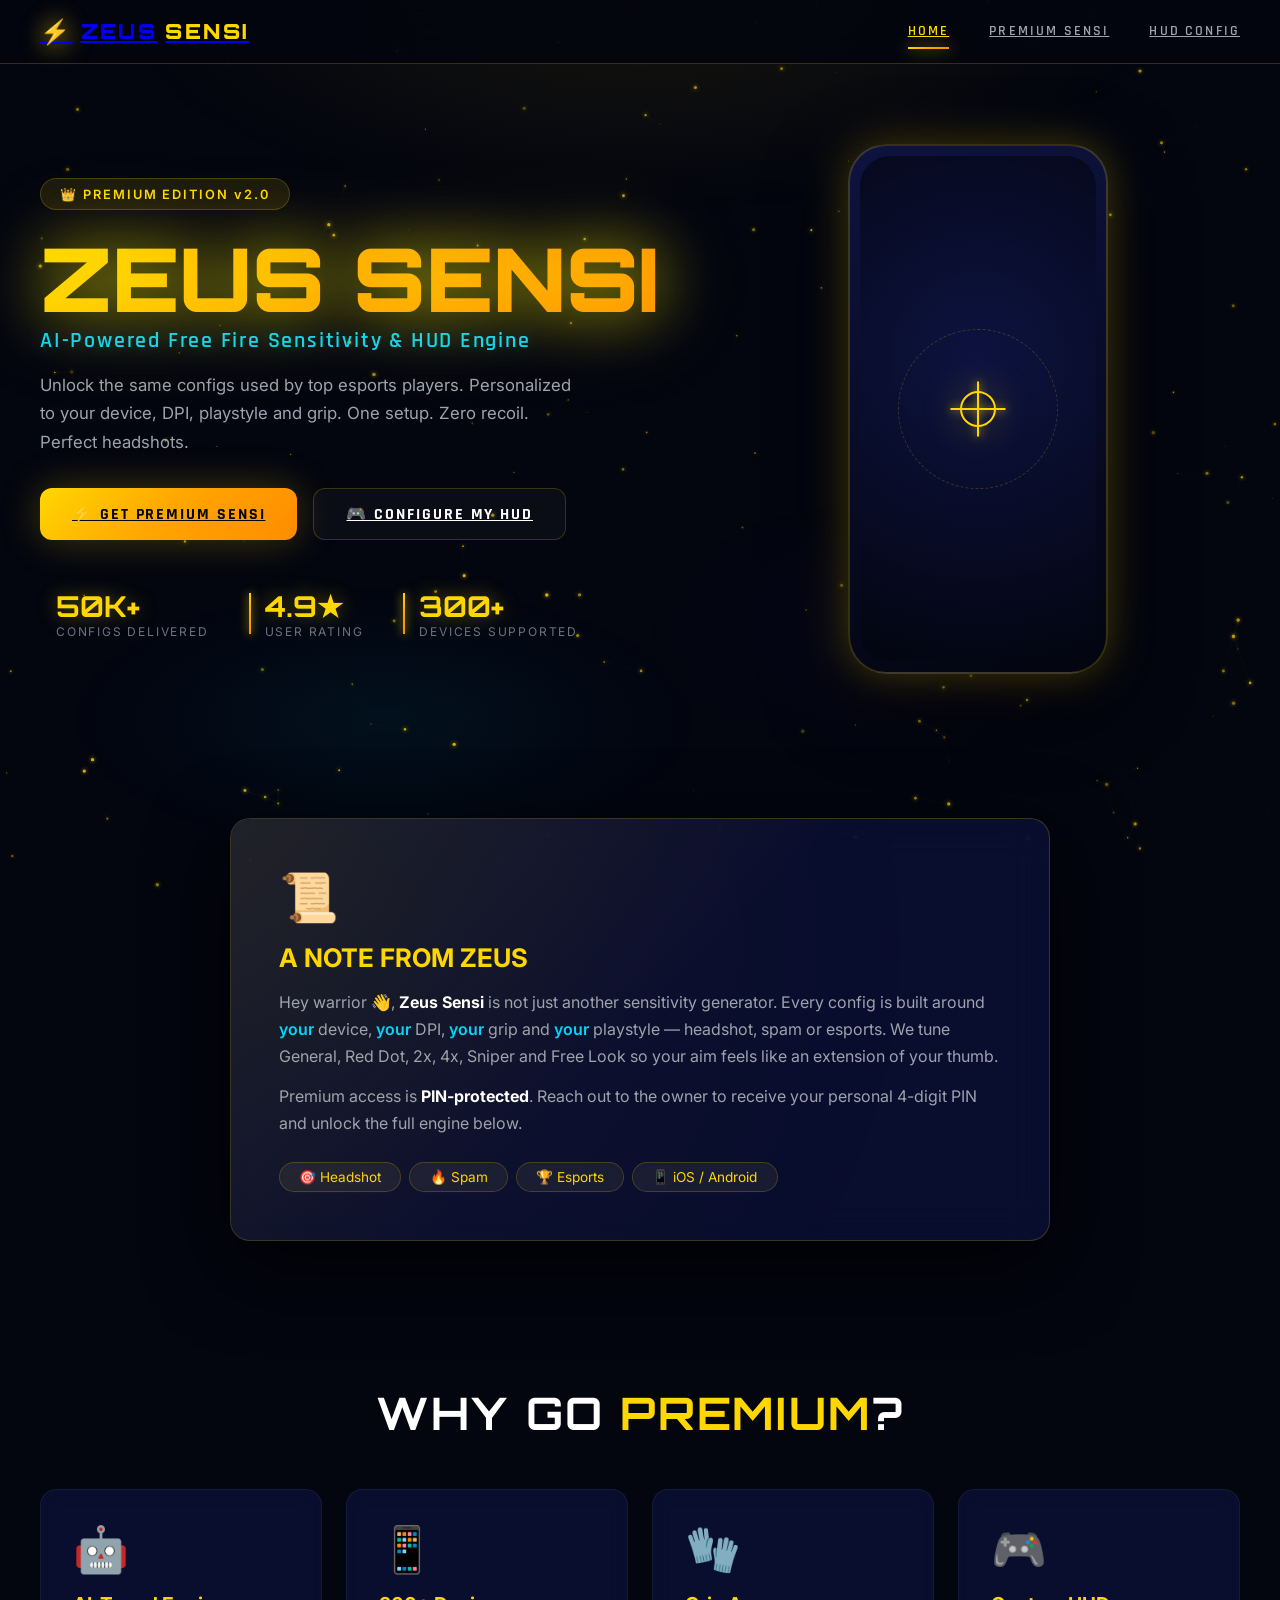
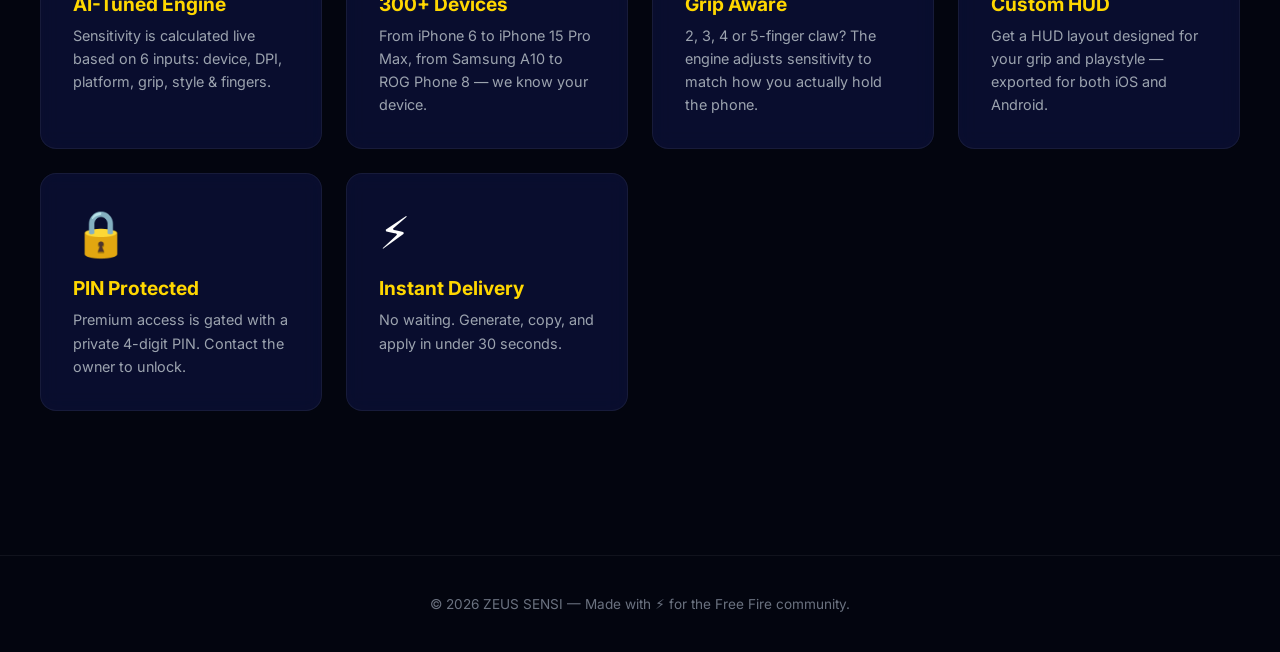
<file: index.html>
<!DOCTYPE html>
<html lang="en">
<head>
  <meta charset="UTF-8" />
  <meta name="viewport" content="width=device-width, initial-scale=1.0" />
  <title>ZEUS SENSI — Premium Free Fire Configs</title>
  <link rel="stylesheet" href="style.css" />
  <link rel="preconnect" href="https://fonts.googleapis.com">
  <link rel="preconnect" href="https://fonts.gstatic.com" crossorigin>
  <link href="https://fonts.googleapis.com/css2?family=Orbitron:wght@500;700;900&family=Rajdhani:wght@400;600;700&family=Inter:wght@300;400;500;600;700&display=swap" rel="stylesheet">
</head>
<body>
  <canvas id="particles"></canvas>

  <!-- NAV -->
  <nav class="nav">
    <a href="index.html" class="nav-logo">
      <span class="bolt">⚡</span> ZEUS<span>SENSI</span>
    </a>
    <div class="nav-links">
      <a href="index.html" class="active">Home</a>
      <a href="premium.html">Premium Sensi</a>
      <a href="hud.html">HUD Config</a>
    </div>
  </nav>

  <!-- HERO -->
  <section class="hero">
    <div class="hero-content">
      <div class="badge">👑 PREMIUM EDITION v2.0</div>
      <h1 class="zeus-title">ZEUS SENSI</h1>
      <p class="hero-sub">AI-Powered Free Fire Sensitivity & HUD Engine</p>
      <p class="hero-desc">
        Unlock the same configs used by top esports players. 
        Personalized to your device, DPI, playstyle and grip. 
        One setup. Zero recoil. Perfect headshots.
      </p>
      <div class="hero-cta">
        <a href="premium.html" class="btn btn-gold">⚡ GET PREMIUM SENSI</a>
        <a href="hud.html" class="btn btn-ghost">🎮 CONFIGURE MY HUD</a>
      </div>
      <div class="hero-stats">
        <div class="stat"><strong>50K+</strong><span>Configs Delivered</span></div>
        <div class="stat"><strong>4.9★</strong><span>User Rating</span></div>
        <div class="stat"><strong>300+</strong><span>Devices Supported</span></div>
      </div>
    </div>
    <div class="hero-visual">
      <div class="phone-frame">
        <div class="phone-screen">
          <div class="crosshair"></div>
          <div class="scope-ring"></div>
        </div>
      </div>
    </div>
  </section>

  <!-- NOTE -->
  <section class="note-section">
    <div class="note-card">
      <div class="note-icon">📜</div>
      <h2>A NOTE FROM ZEUS</h2>
      <p>
        Hey warrior 👋, <strong>Zeus Sensi</strong> is not just another sensitivity generator. 
        Every config is built around <em>your</em> device, <em>your</em> DPI, <em>your</em> grip and <em>your</em> playstyle — 
        headshot, spam or esports. We tune General, Red Dot, 2x, 4x, Sniper and Free Look 
        so your aim feels like an extension of your thumb.
      </p>
      <p>
        Premium access is <strong>PIN-protected</strong>. Reach out to the owner to receive your personal 4-digit PIN 
        and unlock the full engine below.
      </p>
      <div class="note-tags">
        <span>🎯 Headshot</span>
        <span>🔥 Spam</span>
        <span>🏆 Esports</span>
        <span>📱 iOS / Android</span>
      </div>
    </div>
  </section>

  <!-- FEATURES -->
  <section class="features">
    <h2 class="section-title">WHY GO <span class="gold">PREMIUM</span>?</h2>
    <div class="feature-grid">
      <div class="feature-card">
        <div class="feature-icon">🤖</div>
        <h3>AI-Tuned Engine</h3>
        <p>Sensitivity is calculated live based on 6 inputs: device, DPI, platform, grip, style & fingers.</p>
      </div>
      <div class="feature-card">
        <div class="feature-icon">📱</div>
        <h3>300+ Devices</h3>
        <p>From iPhone 6 to iPhone 15 Pro Max, from Samsung A10 to ROG Phone 8 — we know your device.</p>
      </div>
      <div class="feature-card">
        <div class="feature-icon">🧤</div>
        <h3>Grip Aware</h3>
        <p>2, 3, 4 or 5-finger claw? The engine adjusts sensitivity to match how you actually hold the phone.</p>
      </div>
      <div class="feature-card">
        <div class="feature-icon">🎮</div>
        <h3>Custom HUD</h3>
        <p>Get a HUD layout designed for your grip and playstyle — exported for both iOS and Android.</p>
      </div>
      <div class="feature-card">
        <div class="feature-icon">🔒</div>
        <h3>PIN Protected</h3>
        <p>Premium access is gated with a private 4-digit PIN. Contact the owner to unlock.</p>
      </div>
      <div class="feature-card">
        <div class="feature-icon">⚡</div>
        <h3>Instant Delivery</h3>
        <p>No waiting. Generate, copy, and apply in under 30 seconds.</p>
      </div>
    </div>
  </section>

  <footer class="footer">
    <p>© 2026 ZEUS SENSI — Made with ⚡ for the Free Fire community.</p>
  </footer>

  <script src="script.js"></script>
</body>
</html>
</file>
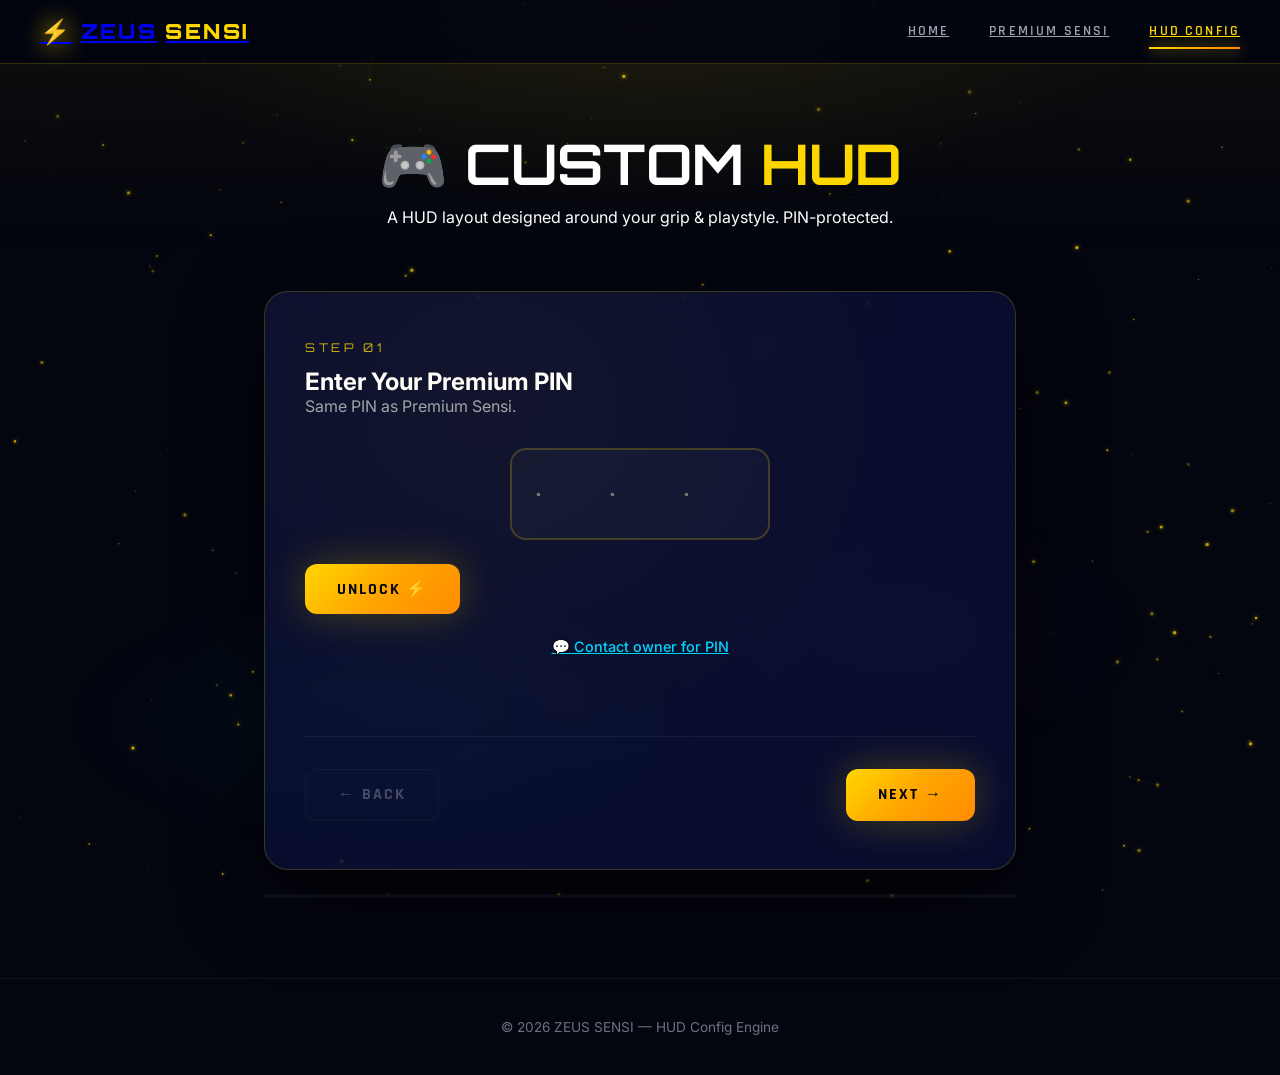
<file: hud.html>
<!DOCTYPE html>
<html lang="en">
<head>
  <meta charset="UTF-8" />
  <meta name="viewport" content="width=device-width, initial-scale=1.0" />
  <title>HUD Config — ZEUS SENSI</title>
  <link rel="stylesheet" href="style.css" />
  <link href="https://fonts.googleapis.com/css2?family=Orbitron:wght@500;700;900&family=Rajdhani:wght@400;600;700&family=Inter:wght@300;400;500;600;700&display=swap" rel="stylesheet">
</head>
<body>
  <canvas id="particles"></canvas>

  <nav class="nav">
    <a href="index.html" class="nav-logo">
      <span class="bolt">⚡</span> ZEUS<span>SENSI</span>
    </a>
    <div class="nav-links">
      <a href="index.html">Home</a>
      <a href="premium.html">Premium Sensi</a>
      <a href="hud.html" class="active">HUD Config</a>
    </div>
  </nav>

  <section class="page-strip">
    <h1 class="strip-title">🎮 CUSTOM <span class="gold">HUD</span></h1>
    <p>A HUD layout designed around your grip & playstyle. PIN-protected.</p>
  </section>

  <section class="wizard-wrap">
    <div class="wizard" id="hudWizard">

      <!-- STEP 1: PIN -->
      <div class="wiz-step active" data-step="1">
        <div class="step-num">STEP 01</div>
        <h2>Enter Your Premium PIN</h2>
        <p class="step-desc">Same PIN as Premium Sensi.</p>
        <div class="pin-box">
          <input type="password" maxlength="4" id="hudPin" placeholder="• • • •" inputmode="numeric" />
        </div>
        <button class="btn btn-gold" onclick="checkHudPin()">UNLOCK ⚡</button>
        <a class="contact-owner" href="#" target="_blank" rel="noopener">💬 Contact owner for PIN</a>
        <p class="err" id="hudPinErr"></p>
      </div>

      <!-- STEP 2: PLATFORM -->
      <div class="wiz-step" data-step="2">
        <div class="step-num">STEP 02</div>
        <h2>Select Platform</h2>
        <p class="step-desc">HUD button sizes differ between iOS and Android.</p>
        <div class="choice-grid two">
          <div class="choice" onclick="pickHudPlatform('ios')"><div class="choice-icon">🍎</div><h3>iOS</h3></div>
          <div class="choice" onclick="pickHudPlatform('android')"><div class="choice-icon">🤖</div><h3>Android</h3></div>
        </div>
      </div>

      <!-- STEP 3: STYLE -->
      <div class="wiz-step" data-step="3">
        <div class="step-num">STEP 03</div>
        <h2>Playstyle</h2>
        <p class="step-desc">HUD layout changes with the role you play.</p>
        <div class="choice-grid three">
          <div class="choice" onclick="pickHudStyle('headshot')"><div class="choice-icon">🎯</div><h3>Headshot</h3><p>Fire button high</p></div>
          <div class="choice" onclick="pickHudStyle('spam')"><div class="choice-icon">🔥</div><h3>Spam</h3><p>Big fire, quick switch</p></div>
          <div class="choice" onclick="pickHudStyle('esports')"><div class="choice-icon">🏆</div><h3>Esports</h3><p>Balanced pro HUD</p></div>
        </div>
      </div>

      <!-- STEP 4: FINGERS -->
      <div class="wiz-step" data-step="4">
        <div class="step-num">STEP 04</div>
        <h2>Grip / Fingers</h2>
        <p class="step-desc">We map the right number of action buttons.</p>
        <div class="choice-grid four">
          <div class="choice" onclick="pickHudFingers('2')"><div class="choice-icon">✌️</div><h3>2</h3></div>
          <div class="choice" onclick="pickHudFingers('3')"><div class="choice-icon">🤟</div><h3>3</h3></div>
          <div class="choice" onclick="pickHudFingers('4')"><div class="choice-icon">🖐️</div><h3>4</h3></div>
          <div class="choice" onclick="pickHudFingers('5')"><div class="choice-icon">⚡</div><h3>5</h3></div>
        </div>
      </div>

      <!-- STEP 5: RESULT -->
      <div class="wiz-step" data-step="5">
        <div class="step-num">YOUR HUD</div>
        <h2>⚡ Custom HUD Layout</h2>
        <p class="step-desc" id="hudSummary"></p>
        <div class="hud-preview">
          <div class="hud-phone">
            <div class="hud-screen" id="hudScreen"></div>
          </div>
        </div>
        <div class="hud-actions">
          <h3>Button Map</h3>
          <ul class="hud-map" id="hudMap"></ul>
        </div>
        <div class="result-cta">
          <button class="btn btn-gold" id="hudCopyBtn">📋 COPY HUD</button>
          <button class="btn btn-ghost" id="hudRestartBtn">🔄 NEW SETUP</button>
        </div>
      </div>

      <div class="wizard-nav">
        <button class="btn btn-ghost wiz-back">← Back</button>
        <button class="btn btn-gold wiz-next">Next →</button>
      </div>
    </div>

    <div class="progress">
      <div class="wiz-bar" style="width:0%"></div>
    </div>
  </section>

  <footer class="footer">
    <p>© 2026 ZEUS SENSI — HUD Config Engine</p>
  </footer>

  <script src="script.js"></script>
  <script>
    const hudState = { platform: null, style: null, fingers: null, pinOk: false };
    let hudWiz = null;

    document.addEventListener('DOMContentLoaded', () => {
      hudWiz = initWizard('hudWizard', 5, (cur, advance) => {
        if (cur === 1 && !hudState.pinOk) { document.getElementById('hudPinErr').textContent = '❌ Invalid PIN.'; return false; }
        if (cur === 4 && !hudState.fingers) { alert('Select your grip'); return false; }
        if (cur === 4) buildHud();
        advance();
      });
      document.getElementById('hudPin').addEventListener('keypress', e => { if (e.key === 'Enter') checkHudPin(); });
      document.getElementById('hudCopyBtn').onclick = copyHud;
      document.getElementById('hudRestartBtn').onclick = restartHud;
    });

    function checkHudPin() {
      const v = document.getElementById('hudPin').value;
      const err = document.getElementById('hudPinErr');
      if (v === PREMIUM_PIN) { hudState.pinOk = true; err.textContent = ''; hudWiz.go(2); }
      else { err.textContent = '❌ Invalid PIN.'; }
    }

    function pickHudPlatform(v) {
      hudState.platform = v;
      document.querySelectorAll('#hudWizard [data-step="2"] .choice').forEach(x => x.classList.remove('selected'));
      event.target.closest('.choice').classList.add('selected');
      setTimeout(() => document.querySelector('#hudWizard .wiz-next').click(), 300);
    }

    function pickHudStyle(v) {
      hudState.style = v;
      document.querySelectorAll('#hudWizard [data-step="3"] .choice').forEach(x => x.classList.remove('selected'));
      event.target.closest('.choice').classList.add('selected');
      setTimeout(() => document.querySelector('#hudWizard .wiz-next').click(), 300);
    }

    function pickHudFingers(v) {
      hudState.fingers = v;
      document.querySelectorAll('#hudWizard [data-step="4"] .choice').forEach(x => x.classList.remove('selected'));
      event.target.closest('.choice').classList.add('selected');
      setTimeout(() => document.querySelector('#hudWizard .wiz-next').click(), 300);
    }

    function buildHud() {
      const { platform, style, fingers } = hudState;
      const screen = document.getElementById('hudScreen');
      screen.innerHTML = '';

      const layouts = {
        2: ['fire','jump','crouch','scope','look'],
        3: ['fire','jump','crouch','scope','look','reload'],
        4: ['fire','jump','crouch','scope','look','reload','medkit','grenade'],
        5: ['fire','jump','crouch','scope','look','reload','medkit','grenade','gloo','skill']
      };
      const buttons = layouts[fingers] || layouts[2];

      const pos = {
        headshot: { fire:{l:78,t:50,s:14}, jump:{l:78,t:30,s:10}, crouch:{l:78,t:70,s:10}, scope:{l:60,t:75,s:10}, look:{l:88,t:88,s:9}, reload:{l:60,t:60,s:9}, medkit:{l:22,t:78,s:9}, grenade:{l:12,t:70,s:9}, gloo:{l:22,t:60,s:9}, skill:{l:12,t:85,s:9} },
        spam: { fire:{l:80,t:55,s:16}, jump:{l:80,t:30,s:10}, crouch:{l:80,t:78,s:10}, scope:{l:65,t:80,s:10}, look:{l:88,t:88,s:9}, reload:{l:55,t:60,s:10}, medkit:{l:18,t:80,s:9}, grenade:{l:10,t:70,s:9}, gloo:{l:18,t:60,s:9}, skill:{l:10,t:88,s:9} },
        esports: { fire:{l:78,t:52,s:13}, jump:{l:78,t:32,s:10}, crouch:{l:78,t:72,s:10}, scope:{l:62,t:78,s:10}, look:{l:88,t:88,s:9}, reload:{l:58,t:60,s:9}, medkit:{l:20,t:80,s:9}, grenade:{l:12,t:72,s:9}, gloo:{l:20,t:60,s:9}, skill:{l:12,t:88,s:9} }
      };
      const cfg = pos[style] || pos.esports;
      const labels = { fire:'FIRE', jump:'JUMP', crouch:'CROUCH', scope:'SCOPE', look:'LOOK', reload:'RELOAD', medkit:'MED', grenade:'BOOM', gloo:'GLOO', skill:'SKILL' };

      buttons.forEach(b => {
        const p = cfg[b] || { l: 50, t: 50, s: 8 };
        const el = document.createElement('div');
        el.className = 'hud-btn' + (b === 'fire' ? ' fire' : '');
        el.style.cssText = `left:${p.l}%;top:${p.t}%;width:${p.s}%;height:${p.s}%;transform:translate(-50%,-50%)`;
        el.textContent = labels[b] || b.toUpperCase();
        screen.appendChild(el);
      });

      const map = document.getElementById('hudMap');
      map.innerHTML = buttons.map(b => `<li><strong>${labels[b]}</strong>${b.toUpperCase()} action button</li>`).join('');
      document.getElementById('hudSummary').textContent = `${platform.toUpperCase()} · ${style} · ${fingers}-finger claw layout`;
    }

    function copyHud() {
      const txt = `ZEUS SENSI — Custom HUD\nPlatform: ${hudState.platform}\nStyle: ${hudState.style}\nFingers: ${hudState.fingers}\n\nButtons: FIRE, JUMP, CROUCH, SCOPE, LOOK, RELOAD, MED, BOOM, GLOO, SKILL\n\n— Powered by Zeus Sensi ⚡`;
      navigator.clipboard.writeText(txt);
      const btn = document.getElementById('hudCopyBtn');
      btn.textContent = '✅ COPIED!';
      setTimeout(() => btn.textContent = '📋 COPY HUD', 2000);
    }

    function restartHud() {
      hudState.platform = hudState.style = hudState.fingers = null;
      hudState.pinOk = false;
      document.getElementById('hudPin').value = '';
      document.getElementById('hudPinErr').textContent = '';
      document.querySelectorAll('.choice').forEach(x => x.classList.remove('selected'));
      if (hudWiz) hudWiz.restart();
    }
  </script>
</body>
</html>
</file>
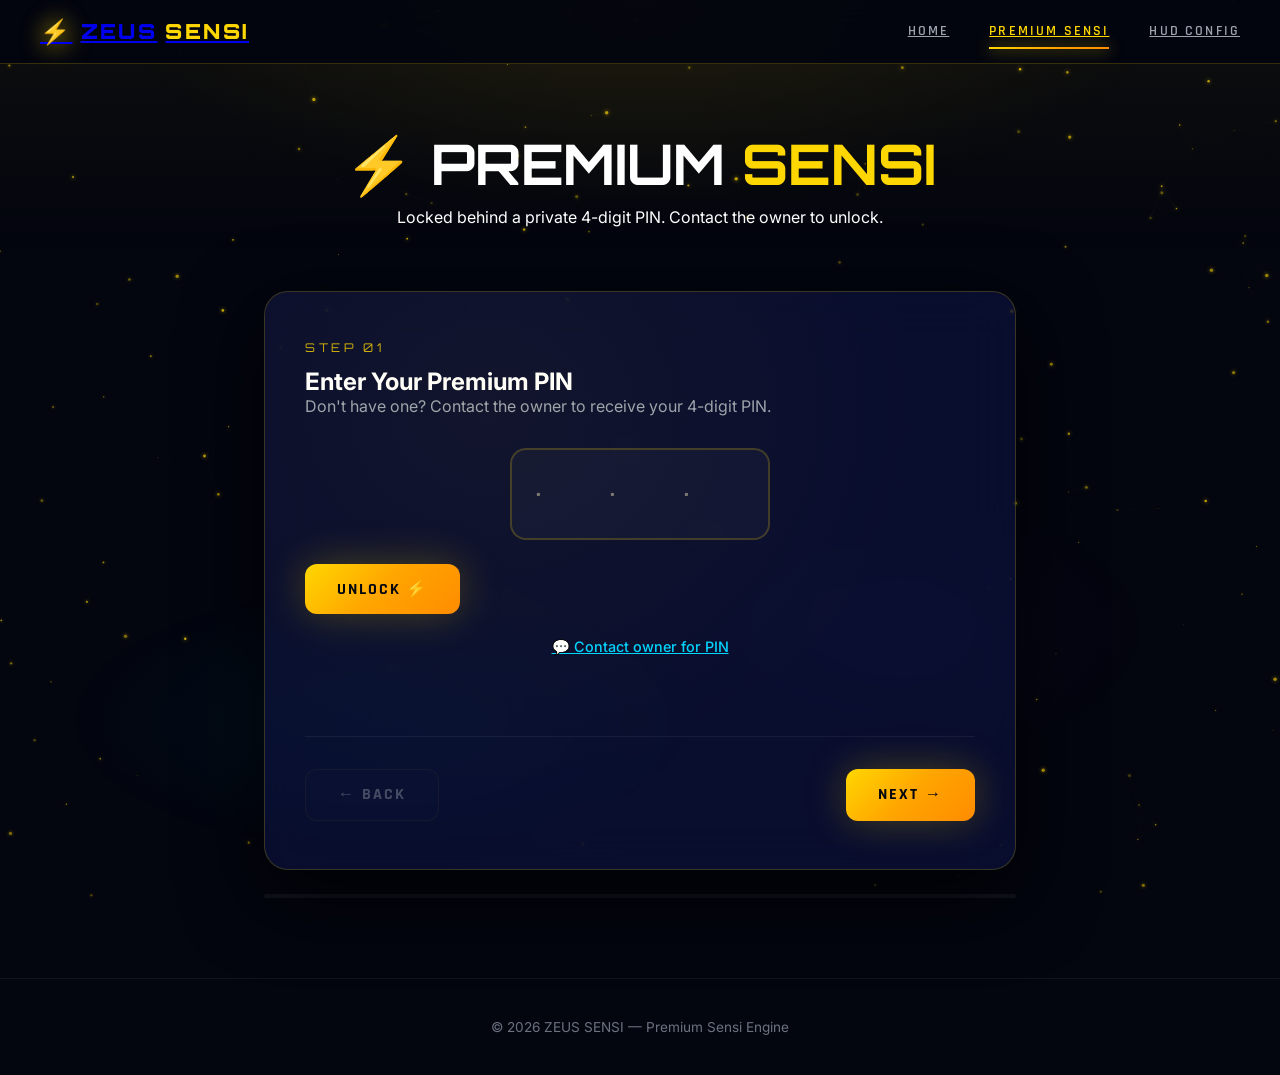
<file: premium.html>
<!DOCTYPE html>
<html lang="en">
<head>
  <meta charset="UTF-8" />
  <meta name="viewport" content="width=device-width, initial-scale=1.0" />
  <title>Premium Sensi — ZEUS SENSI</title>
  <link rel="stylesheet" href="style.css" />
  <link href="https://fonts.googleapis.com/css2?family=Orbitron:wght@500;700;900&family=Rajdhani:wght@400;600;700&family=Inter:wght@300;400;500;600;700&display=swap" rel="stylesheet">
</head>
<body>
  <canvas id="particles"></canvas>

  <nav class="nav">
    <a href="index.html" class="nav-logo">
      <span class="bolt">⚡</span> ZEUS<span>SENSI</span>
    </a>
    <div class="nav-links">
      <a href="index.html">Home</a>
      <a href="premium.html" class="active">Premium Sensi</a>
      <a href="hud.html">HUD Config</a>
    </div>
  </nav>

  <section class="page-strip">
    <h1 class="strip-title">⚡ PREMIUM <span class="gold">SENSI</span></h1>
    <p>Locked behind a private 4-digit PIN. Contact the owner to unlock.</p>
  </section>

  <section class="wizard-wrap">
    <div class="wizard" id="sensiWizard">

      <!-- STEP 1: PIN -->
      <div class="wiz-step active" data-step="1">
        <div class="step-num">STEP 01</div>
        <h2>Enter Your Premium PIN</h2>
        <p class="step-desc">Don't have one? Contact the owner to receive your 4-digit PIN.</p>
        <div class="pin-box">
          <input type="password" maxlength="4" id="sensiPin" placeholder="• • • •" inputmode="numeric" />
        </div>
        <button class="btn btn-gold" onclick="checkSensiPin()">UNLOCK ⚡</button>
        <a class="contact-owner" href="#" target="_blank" rel="noopener">💬 Contact owner for PIN</a>
        <p class="err" id="sensiPinErr"></p>
      </div>

      <!-- STEP 2: PLATFORM -->
      <div class="wiz-step" data-step="2">
        <div class="step-num">STEP 02</div>
        <h2>Select Your Platform</h2>
        <p class="step-desc">iOS or Android — we tune the engine differently for each.</p>
        <div class="choice-grid two">
          <div class="choice" onclick="pickPlatform('ios')">
            <div class="choice-icon">🍎</div><h3>iOS</h3><p>iPhone / iPad</p>
          </div>
          <div class="choice" onclick="pickPlatform('android')">
            <div class="choice-icon">🤖</div><h3>Android</h3><p>Samsung, Xiaomi, ROG, Tecno, etc.</p>
          </div>
        </div>
      </div>

      <!-- STEP 3: DEVICE -->
      <div class="wiz-step" data-step="3">
        <div class="step-num">STEP 03</div>
        <h2>Find Your Device</h2>
        <p class="step-desc">Type your phone model — we'll auto-detect it.</p>
        <div class="search-box">
          <input type="text" id="deviceSearch" placeholder="Search e.g. iPhone 13, Samsung A52, ROG 8..." oninput="searchDevices()" />
        </div>
        <div class="device-list" id="deviceList"></div>
        <p class="hint">No result? Pick "Generic" or "Low-End" below.</p>
        <div class="choice-grid two small">
          <div class="choice mini" onclick="pickDevice('generic')">
            <div class="choice-icon">📱</div><h3>Generic</h3>
          </div>
          <div class="choice mini" onclick="pickDevice('low-end')">
            <div class="choice-icon">🐢</div><h3>Low-End</h3>
          </div>
        </div>
      </div>

      <!-- STEP 4: DPI -->
      <div class="wiz-step" data-step="4">
        <div class="step-num">STEP 04</div>
        <h2>Set Your DPI</h2>
        <p class="step-desc">Higher DPI = lower sensitivity needed.</p>
        <div class="dpi-box">
          <input type="range" id="dpiSlider" min="200" max="1200" value="450" step="10" oninput="updateDpi()" />
          <div class="dpi-value"><span id="dpiVal">450</span> DPI</div>
        </div>
        <div class="dpi-presets">
          <button onclick="setDpi(300)">300</button>
          <button onclick="setDpi(450)">450</button>
          <button onclick="setDpi(600)">600</button>
          <button onclick="setDpi(800)">800</button>
        </div>
      </div>

      <!-- STEP 5: STYLE -->
      <div class="wiz-step" data-step="5">
        <div class="step-num">STEP 05</div>
        <h2>Choose Your Playstyle</h2>
        <p class="step-desc">Pick what you're trying to master right now.</p>
        <div class="choice-grid three">
          <div class="choice" onclick="pickStyle('headshot')">
            <div class="choice-icon">🎯</div><h3>Headshot</h3><p>High vertical control, instant crosshair-to-head</p>
          </div>
          <div class="choice" onclick="pickStyle('spam')">
            <div class="choice-icon">🔥</div><h3>Spam</h3><p>Stable spray control for M1887 / MP40</p>
          </div>
          <div class="choice" onclick="pickStyle('esports')">
            <div class="choice-icon">🏆</div><h3>Esports</h3><p>Balanced pro preset used in tournaments</p>
          </div>
        </div>
      </div>

      <!-- STEP 6: FINGERS -->
      <div class="wiz-step" data-step="6">
        <div class="step-num">STEP 06</div>
        <h2>How Many Fingers?</h2>
        <p class="step-desc">We tune the engine to match your claw setup.</p>
        <div class="choice-grid four">
          <div class="choice" onclick="pickFingers('2')"><div class="choice-icon">✌️</div><h3>2 Fingers</h3><p>Thumbs only</p></div>
          <div class="choice" onclick="pickFingers('3')"><div class="choice-icon">🤟</div><h3>3 Fingers</h3><p>2 thumbs + 1 index</p></div>
          <div class="choice" onclick="pickFingers('4')"><div class="choice-icon">🖐️</div><h3>4 Fingers</h3><p>Pro claw</p></div>
          <div class="choice" onclick="pickFingers('5')"><div class="choice-icon">⚡</div><h3>5 Fingers</h3><p>Full claw / pro</p></div>
        </div>
      </div>

      <!-- STEP 7: RESULT -->
      <div class="wiz-step" data-step="7">
        <div class="step-num">RESULT</div>
        <h2>⚡ Your Premium Sensi</h2>
        <p class="step-desc" id="resultSummary"></p>
        <div class="result-card">
          <div class="result-row"><span>General</span><strong id="r-general">--</strong></div>
          <div class="result-row"><span>Red Dot</span><strong id="r-reddot">--</strong></div>
          <div class="result-row"><span>2x Scope</span><strong id="r-2x">--</strong></div>
          <div class="result-row"><span>4x Scope</span><strong id="r-4x">--</strong></div>
          <div class="result-row"><span>Sniper</span><strong id="r-sniper">--</strong></div>
          <div class="result-row"><span>Free Look</span><strong id="r-freelook">--</strong></div>
        </div>
        <div class="result-cta">
          <button class="btn btn-gold" id="copyBtn">📋 COPY ALL</button>
          <button class="btn btn-ghost" id="restartBtn">🔄 NEW SETUP</button>
        </div>
        <a class="contact-owner" href="#" target="_blank" rel="noopener">💬 Need help? Contact owner</a>
      </div>

      <div class="wizard-nav">
        <button class="btn btn-ghost wiz-back">← Back</button>
        <button class="btn btn-gold wiz-next">Next →</button>
      </div>
    </div>

    <div class="progress">
      <div class="wiz-bar" style="width:0%"></div>
    </div>
  </section>

  <footer class="footer">
    <p>© 2026 ZEUS SENSI — Premium Sensi Engine</p>
  </footer>

  <script src="script.js"></script>
  <script>
    // STATE
    const state = { platform: null, device: null, dpi: 450, style: null, fingers: null, pinOk: false };
    let devices = [];
    let wiz = null;

    fetch('devices.json').then(r => r.json()).then(d => { devices = d; });

    document.addEventListener('DOMContentLoaded', () => {
      wiz = initWizard('sensiWizard', 7, (cur, advance) => {
        if (cur === 1 && !state.pinOk) { document.getElementById('sensiPinErr').textContent = '❌ Invalid PIN. Contact the owner.'; return false; }
        if (cur === 2 && !state.platform) { alert('Select a platform'); return false; }
        if (cur === 6 && !state.fingers) { alert('Select your grip'); return false; }
        if (cur === 6) showResult();
        advance();
      });
      searchDevices();
      document.getElementById('copyBtn').onclick = copySensi;
      document.getElementById('restartBtn').onclick = restartSensi;
      document.getElementById('sensiPin').addEventListener('keypress', e => { if (e.key === 'Enter') checkSensiPin(); });
    });

    function checkSensiPin() {
      const v = document.getElementById('sensiPin').value;
      const err = document.getElementById('sensiPinErr');
      if (v === PREMIUM_PIN) { state.pinOk = true; err.textContent = ''; wiz.go(2); }
      else { err.textContent = '❌ Invalid PIN. Contact the owner.'; }
    }

    function pickPlatform(v) {
      state.platform = v;
      document.querySelectorAll('#sensiWizard [data-step="2"] .choice').forEach(x => x.classList.remove('selected'));
      event.target.closest('.choice').classList.add('selected');
      setTimeout(() => document.querySelector('.wiz-next').click(), 300);
    }

    function searchDevices() {
      const q = (document.getElementById('deviceSearch').value || '').toLowerCase();
      const list = document.getElementById('deviceList');
      const matches = devices.filter(d => d.name.toLowerCase().includes(q)).slice(0, 30);
      list.innerHTML = matches.map(d =>
        `<div class="device-item" onclick="pickDevice('${d.name.replace(/'/g,"\\'")}')">
          <span>${d.name}</span>
          <span class="chip">${d.os}</span>
        </div>`
      ).join('') || '<p class="hint" style="color:var(--txt3)">No devices found.</p>';
    }

    function pickDevice(name) {
      state.device = name;
      document.querySelectorAll('#sensiWizard [data-step="3"] .choice').forEach(x => x.classList.remove('selected'));
      document.querySelectorAll('#sensiWizard .device-item').forEach(x => x.classList.remove('selected'));
    }

    function updateDpi() {
      const s = document.getElementById('dpiSlider');
      state.dpi = parseInt(s.value);
      document.getElementById('dpiVal').textContent = state.dpi;
      s.style.setProperty('--p', ((state.dpi - 200) / 10) + '%');
    }
    function setDpi(v) { document.getElementById('dpiSlider').value = v; updateDpi(); }

    function pickStyle(v) {
      state.style = v;
      document.querySelectorAll('#sensiWizard [data-step="5"] .choice').forEach(x => x.classList.remove('selected'));
      event.target.closest('.choice').classList.add('selected');
      setTimeout(() => document.querySelector('.wiz-next').click(), 300);
    }

    function pickFingers(v) {
      state.fingers = v;
      document.querySelectorAll('#sensiWizard [data-step="6"] .choice').forEach(x => x.classList.remove('selected'));
      event.target.closest('.choice').classList.add('selected');
      setTimeout(() => document.querySelector('.wiz-next').click(), 300);
    }

    function showResult() {
      const sensi = generateSensi(state);
      document.getElementById('r-general').textContent = sensi.general;
      document.getElementById('r-reddot').textContent = sensi.redDot;
      document.getElementById('r-2x').textContent = sensi.scope2x;
      document.getElementById('r-4x').textContent = sensi.scope4x;
      document.getElementById('r-sniper').textContent = sensi.sniper;
      document.getElementById('r-freelook').textContent = sensi.freeLook;
      document.getElementById('resultSummary').textContent =
        `${state.platform.toUpperCase()} · ${state.device} · ${state.dpi} DPI · ${state.style} · ${state.fingers}-finger`;
    }

    function copySensi() {
      const sensi = generateSensi(state);
      navigator.clipboard.writeText(formatSensiText(sensi));
      const b = document.getElementById('copyBtn');
      b.textContent = '✅ COPIED!';
      setTimeout(() => b.textContent = '📋 COPY ALL', 2000);
    }

    function restartSensi() {
      state.platform = state.device = state.style = state.fingers = null;
      state.pinOk = false;
      document.getElementById('sensiPin').value = '';
      document.getElementById('sensiPinErr').textContent = '';
      document.querySelectorAll('.choice').forEach(x => x.classList.remove('selected'));
      document.querySelectorAll('.device-item').forEach(x => x.classList.remove('selected'));
      document.getElementById('deviceSearch').value = '';
      if (wiz) wiz.restart();
    }
  </script>
</body>
</html>
</file>
<file: style.css>
/* ========================================
   ZEUS SENSI — ULTRA PREMIUM THEME v2.0
   ======================================== */

* { margin: 0; padding: 0; box-sizing: border-box; }

:root {
  --gold: #FFD700;
  --gold2: #FFA500;
  --gold3: #B8860B;
  --cyan: #00D4FF;
  --purple: #8B5CF6;
  --pink: #EC4899;
  --bg1: #03050F;
  --bg2: #080C24;
  --bg3: #0D1340;
  --card: rgba(13, 19, 64, 0.65);
  --glass: rgba(255, 255, 255, 0.03);
  --bd: rgba(255, 215, 0, 0.2);
  --bd2: rgba(255, 255, 255, 0.06);
  --txt: #FFFFFF;
  --txt2: #9CA3AF;
  --txt3: #6B7280;
  --g-gold: linear-gradient(135deg, #FFD700 0%, #FFA500 50%, #FF8C00 100%);
  --g-cyan: linear-gradient(135deg, #00D4FF 0%, #0066FF 100%);
  --g-purple: linear-gradient(135deg, #8B5CF6 0%, #EC4899 100%);
  --sh-gold: 0 0 40px rgba(255, 215, 0, 0.25);
  --sh-cyan: 0 0 40px rgba(0, 212, 255, 0.2);
  --sh-deep: 0 25px 80px rgba(0, 0, 0, 0.7);
}

html { scroll-behavior: smooth; }

body {
  font-family: 'Inter', system-ui, sans-serif;
  background: var(--bg1);
  color: var(--txt);
  min-height: 100vh;
  overflow-x: hidden;
  position: relative;
}

body::before {
  content: '';
  position: fixed;
  inset: 0;
  background:
    radial-gradient(ellipse 70% 40% at 50% 0%, rgba(255, 215, 0, 0.08) 0%, transparent 60%),
    radial-gradient(ellipse 50% 30% at 30% 80%, rgba(0, 212, 255, 0.06) 0%, transparent 50%),
    radial-gradient(ellipse 40% 30% at 70% 70%, rgba(139, 92, 246, 0.04) 0%, transparent 50%);
  z-index: -2;
  pointer-events: none;
}

/* ---------- PARTICLE BG ---------- */
#particles {
  position: fixed;
  inset: 0;
  z-index: -1;
  pointer-events: none;
}

/* ---------- SCROLLBAR ---------- */
::-webkit-scrollbar { width: 6px; }
::-webkit-scrollbar-track { background: var(--bg1); }
::-webkit-scrollbar-thumb { background: var(--gold); border-radius: 3px; box-shadow: 0 0 10px var(--gold); }

/* ---------- TYPOGRAPHY ---------- */
.gold { color: var(--gold); }
.cyan { color: var(--cyan); }
.gradient-text {
  background: var(--g-gold);
  -webkit-background-clip: text;
  -webkit-text-fill-color: transparent;
  background-clip: text;
}

/* ---------- NAV ---------- */
.nav {
  display: flex;
  justify-content: space-between;
  align-items: center;
  padding: 1rem 2.5rem;
  background: rgba(3, 5, 15, 0.85);
  backdrop-filter: blur(24px) saturate(1.5);
  border-bottom: 1px solid var(--bd);
  position: sticky;
  top: 0;
  z-index: 100;
}
.nav-logo {
  font-family: 'Orbitron', sans-serif;
  font-size: 1.3rem;
  font-weight: 900;
  display: flex;
  align-items: center;
  gap: 0.5rem;
  letter-spacing: 0.12em;
}
.nav-logo .bolt {
  color: var(--gold);
  font-size: 1.5rem;
  filter: drop-shadow(0 0 12px var(--gold));
  animation: boltPulse 2s ease-in-out infinite;
}
@keyframes boltPulse { 0%,100% { filter: drop-shadow(0 0 8px var(--gold)); } 50% { filter: drop-shadow(0 0 25px var(--gold)); } }
.nav-logo span { color: var(--gold); }
.nav-links { display: flex; gap: 2.5rem; align-items: center; }
.nav-links a {
  font-family: 'Rajdhani', sans-serif;
  font-weight: 600;
  font-size: 0.9rem;
  text-transform: uppercase;
  letter-spacing: 0.15em;
  padding: 0.4rem 0;
  position: relative;
  color: var(--txt2);
  transition: color 0.3s;
}
.nav-links a:hover, .nav-links a.active { color: var(--gold); }
.nav-links a.active::after {
  content: '';
  position: absolute;
  bottom: -2px; left: 0; right: 0;
  height: 2px;
  background: var(--g-gold);
  box-shadow: 0 0 15px var(--gold);
}

/* ---------- BUTTONS ---------- */
.btn {
  display: inline-flex;
  align-items: center;
  justify-content: center;
  gap: 0.6rem;
  padding: 0.9rem 2rem;
  border: none;
  border-radius: 12px;
  font-family: 'Rajdhani', sans-serif;
  font-weight: 700;
  font-size: 1rem;
  text-transform: uppercase;
  letter-spacing: 0.12em;
  cursor: pointer;
  transition: all 0.35s cubic-bezier(0.4, 0, 0.2, 1);
  position: relative;
  overflow: hidden;
}
.btn-gold {
  background: var(--g-gold);
  color: #03050F;
  box-shadow: var(--sh-gold);
}
.btn-gold:hover { transform: translateY(-3px) scale(1.03); box-shadow: 0 0 60px rgba(255, 215, 0, 0.5); }
.btn-gold:active { transform: translateY(0) scale(0.97); }
.btn-ghost {
  background: var(--glass);
  color: var(--txt);
  border: 1px solid var(--bd);
}
.btn-ghost:hover { background: rgba(255, 215, 0, 0.1); border-color: var(--gold); color: var(--gold); }

/* ---------- HERO ---------- */
.hero {
  display: grid;
  grid-template-columns: 1.2fr 1fr;
  gap: 3rem;
  align-items: center;
  padding: 5rem 2.5rem;
  max-width: 1400px;
  margin: 0 auto;
  position: relative;
}
.badge {
  display: inline-block;
  padding: 0.45rem 1.2rem;
  background: rgba(255, 215, 0, 0.1);
  border: 1px solid var(--bd);
  border-radius: 100px;
  font-size: 0.8rem;
  font-weight: 600;
  letter-spacing: 0.15em;
  margin-bottom: 1.5rem;
  color: var(--gold);
  backdrop-filter: blur(10px);
}
.zeus-title {
  font-family: 'Orbitron', sans-serif;
  font-size: clamp(3rem, 7vw, 5.5rem);
  font-weight: 900;
  background: var(--g-gold);
  -webkit-background-clip: text;
  -webkit-text-fill-color: transparent;
  background-clip: text;
  filter: drop-shadow(0 0 40px rgba(255, 215, 0, 0.3));
  margin-bottom: 0.25rem;
  line-height: 1;
  position: relative;
}
.zeus-title::after {
  content: 'ZEUS SENSI';
  position: absolute;
  inset: 0;
  background: var(--g-gold);
  -webkit-background-clip: text;
  -webkit-text-fill-color: transparent;
  background-clip: text;
  filter: blur(30px) brightness(2);
  opacity: 0.5;
  z-index: -1;
}
.hero-sub {
  font-family: 'Rajdhani', sans-serif;
  font-size: 1.4rem;
  font-weight: 600;
  color: var(--cyan);
  margin-bottom: 1rem;
  letter-spacing: 0.08em;
  text-shadow: 0 0 20px rgba(0, 212, 255, 0.3);
}
.hero-desc { color: var(--txt2); max-width: 540px; margin-bottom: 2rem; font-size: 1.05rem; line-height: 1.7; }
.hero-cta { display: flex; gap: 1rem; flex-wrap: wrap; margin-bottom: 3rem; }

.hero-stats { display: flex; gap: 2.5rem; }
.hero-stats .stat { display: flex; flex-direction: column; position: relative; padding-left: 1rem; }
.hero-stats .stat::before {
  content: '';
  position: absolute;
  left: 0; top: 10%; height: 80%;
  width: 2px;
  background: var(--g-gold);
  box-shadow: 0 0 10px var(--gold);
}
.hero-stats .stat:first-child::before { display: none; }
.hero-stats strong {
  font-family: 'Orbitron', sans-serif;
  font-size: 1.8rem;
  color: var(--gold);
  text-shadow: 0 0 20px rgba(255, 215, 0, 0.4);
}
.hero-stats span { font-size: 0.75rem; color: var(--txt3); text-transform: uppercase; letter-spacing: 0.15em; }

/* Phone Frame */
.hero-visual { display: flex; justify-content: center; align-items: center; }
.phone-frame {
  width: 260px; height: 530px;
  background: linear-gradient(160deg, #0D1340 0%, #03050F 100%);
  border: 2px solid var(--bd);
  border-radius: 38px;
  padding: 10px;
  box-shadow: var(--sh-gold), var(--sh-deep);
  position: relative;
  animation: float 6s ease-in-out infinite;
}
@keyframes float { 0%,100% { transform: translateY(0); } 50% { transform: translateY(-18px); } }
.phone-screen {
  width: 100%; height: 100%;
  background: radial-gradient(circle at 50% 40%, #0D1340 0%, #03050F 100%);
  border-radius: 30px;
  position: relative;
  overflow: hidden;
}
.crosshair {
  position: absolute;
  top: 50%; left: 50%;
  width: 36px; height: 36px;
  transform: translate(-50%, -50%);
  border: 2px solid var(--gold);
  border-radius: 50%;
  box-shadow: var(--sh-gold);
}
.crosshair::before, .crosshair::after {
  content: ''; position: absolute;
  background: var(--gold);
  box-shadow: 0 0 10px var(--gold);
}
.crosshair::before { width: 2px; height: 55px; top: 50%; left: 50%; transform: translate(-50%, -50%); }
.crosshair::after  { width: 55px; height: 2px; top: 50%; left: 50%; transform: translate(-50%, -50%); }
.scope-ring {
  position: absolute;
  top: 50%; left: 50%;
  width: 160px; height: 160px;
  transform: translate(-50%, -50%);
  border: 1px dashed rgba(255, 215, 0, 0.2);
  border-radius: 50%;
  animation: spin 25s linear infinite;
}
@keyframes spin { to { transform: translate(-50%, -50%) rotate(360deg); } }

/* ---------- NOTE ---------- */
.note-section { padding: 4rem 2.5rem; max-width: 900px; margin: 0 auto; }
.note-card {
  background: var(--card);
  backdrop-filter: blur(20px);
  border: 1px solid var(--bd);
  border-radius: 20px;
  padding: 3rem;
  box-shadow: var(--sh-deep);
  position: relative;
  overflow: hidden;
}
.note-card::before {
  content: '';
  position: absolute;
  inset: 0;
  border-radius: 20px;
  background: linear-gradient(135deg, rgba(255,215,0,0.08) 0%, transparent 50%);
  pointer-events: none;
}
.note-card::after {
  content: '';
  position: absolute;
  top: -50%; left: -50%;
  width: 200%; height: 200%;
  background: radial-gradient(circle at 30% 40%, rgba(255,215,0,0.03) 0%, transparent 50%);
  animation: drift 15s ease-in-out infinite;
  pointer-events: none;
}
@keyframes drift { 0%,100% { transform: rotate(0deg); } 50% { transform: rotate(5deg); } }
.note-icon { font-size: 3rem; margin-bottom: 1rem; position: relative; }
.note-card h2 { font-size: 1.6rem; margin-bottom: 1rem; color: var(--gold); position: relative; }
.note-card p { color: var(--txt2); margin-bottom: 0.8rem; position: relative; line-height: 1.7; }
.note-card p strong { color: var(--txt); }
.note-card p em { color: var(--cyan); font-style: normal; font-weight: 600; }
.note-tags { display: flex; gap: 0.5rem; flex-wrap: wrap; margin-top: 1.5rem; position: relative; }
.note-tags span {
  padding: 0.4rem 1.2rem;
  background: rgba(255, 215, 0, 0.06);
  border: 1px solid var(--bd);
  border-radius: 100px;
  font-size: 0.85rem;
  color: var(--gold);
  backdrop-filter: blur(5px);
}

/* ---------- FEATURES ---------- */
.features { padding: 5rem 2.5rem; max-width: 1300px; margin: 0 auto; }
.section-title {
  font-family: 'Orbitron', sans-serif;
  font-size: clamp(1.8rem, 4vw, 2.8rem);
  text-align: center;
  margin-bottom: 3rem;
  letter-spacing: 0.05em;
}
.feature-grid {
  display: grid;
  grid-template-columns: repeat(auto-fit, minmax(280px, 1fr));
  gap: 1.5rem;
}
.feature-card {
  background: var(--card);
  backdrop-filter: blur(10px);
  border: 1px solid var(--bd2);
  border-radius: 16px;
  padding: 2rem;
  transition: all 0.4s cubic-bezier(0.4, 0, 0.2, 1);
  position: relative;
  overflow: hidden;
}
.feature-card::before {
  content: '';
  position: absolute;
  top: -100%; left: -100%;
  width: 300%; height: 300%;
  background: radial-gradient(circle at 50% 50%, rgba(255,215,0,0.04) 0%, transparent 50%);
  opacity: 0;
  transition: opacity 0.5s;
  pointer-events: none;
}
.feature-card:hover::before { opacity: 1; }
.feature-card:hover {
  border-color: var(--bd);
  transform: translateY(-6px);
  box-shadow: var(--sh-gold);
}
.feature-icon { font-size: 2.8rem; margin-bottom: 1rem; position: relative; }
.feature-card h3 { font-size: 1.2rem; margin-bottom: 0.5rem; color: var(--gold); }
.feature-card p { color: var(--txt2); font-size: 0.9rem; line-height: 1.6; position: relative; }

/* ---------- PAGE STRIP ---------- */
.page-strip {
  text-align: center;
  padding: 4rem 2rem 2rem;
  background: linear-gradient(180deg, rgba(255, 215, 0, 0.04) 0%, transparent 100%);
}
.strip-title {
  font-family: 'Orbitron', sans-serif;
  font-size: clamp(2rem, 5vw, 3.5rem);
  margin-bottom: 0.5rem;
}

/* ---------- WIZARD ---------- */
.wizard-wrap {
  max-width: 800px;
  margin: 2rem auto 5rem;
  padding: 0 1.5rem;
}
.wizard {
  background: var(--card);
  backdrop-filter: blur(24px);
  border: 1px solid var(--bd);
  border-radius: 24px;
  padding: 3rem 2.5rem;
  box-shadow: var(--sh-deep);
  min-height: 480px;
  position: relative;
  overflow: hidden;
}
.wizard::before {
  content: '';
  position: absolute;
  inset: 0;
  background: radial-gradient(ellipse at 30% 20%, rgba(255,215,0,0.04) 0%, transparent 60%);
  pointer-events: none;
}
.wiz-step { display: none; animation: fadeIn 0.45s ease-out; }
.wiz-step.active { display: block; }
@keyframes fadeIn { from { opacity: 0; transform: translateY(15px); } to { opacity: 1; transform: translateY(0); } }
.step-num {
  font-family: 'Orbitron', sans-serif;
  font-size: 0.75rem;
  color: var(--gold);
  letter-spacing: 0.3em;
  margin-bottom: 0.75rem;
  opacity: 0.8;
}
.step h2 { font-size: clamp(1.5rem, 4vw, 2rem); margin-bottom: 0.5rem; }
.step-desc { color: var(--txt2); margin-bottom: 2rem; }

/* PIN */
.pin-box { margin: 2rem auto 1.5rem; max-width: 260px; }
.pin-box input {
  width: 100%;
  padding: 1.2rem;
  font-size: 2.5rem;
  text-align: center;
  background: rgba(255, 255, 255, 0.03);
  border: 2px solid var(--bd);
  border-radius: 16px;
  color: var(--gold);
  letter-spacing: 1.5rem;
  font-family: 'Orbitron', sans-serif;
  outline: none;
  transition: all 0.3s;
}
.pin-box input:focus { border-color: var(--gold); box-shadow: var(--sh-gold); }
.contact-owner {
  display: block;
  margin-top: 1.5rem;
  color: var(--cyan);
  font-size: 0.9rem;
  text-align: center;
  transition: color 0.3s;
  font-weight: 500;
}
.contact-owner:hover { color: var(--gold); }
.err { color: #FF3B3B; text-align: center; margin-top: 1rem; min-height: 1.5rem; font-size: 0.95rem; }

/* Choices */
.choice-grid { display: grid; gap: 1rem; margin: 1.5rem 0; }
.choice-grid.two { grid-template-columns: repeat(2, 1fr); }
.choice-grid.three { grid-template-columns: repeat(3, 1fr); }
.choice-grid.four { grid-template-columns: repeat(4, 1fr); }
.choice-grid.small { margin-top: 0.5rem; max-width: 400px; margin-left: auto; margin-right: auto; }
.choice {
  background: var(--glass);
  border: 2px solid var(--bd2);
  border-radius: 16px;
  padding: 1.5rem 1rem;
  text-align: center;
  cursor: pointer;
  transition: all 0.3s cubic-bezier(0.4, 0, 0.2, 1);
}
.choice:hover { border-color: var(--bd); transform: translateY(-3px); }
.choice.selected {
  border-color: var(--gold);
  background: rgba(255, 215, 0, 0.08);
  box-shadow: var(--sh-gold);
}
.choice.mini { padding: 1rem; }
.choice-icon { font-size: 2.5rem; margin-bottom: 0.5rem; }
.choice h3 { font-size: 1rem; margin-bottom: 0.25rem; }
.choice p { font-size: 0.8rem; color: var(--txt3); }

/* Device Search */
.search-box { margin: 1.5rem 0; }
.search-box input {
  width: 100%;
  padding: 1rem 1.25rem;
  background: rgba(255, 255, 255, 0.03);
  border: 2px solid var(--bd2);
  border-radius: 12px;
  color: var(--txt);
  font-size: 1rem;
  outline: none;
  transition: all 0.3s;
}
.search-box input:focus { border-color: var(--gold); box-shadow: var(--sh-gold); }
.device-list {
  max-height: 280px;
  overflow-y: auto;
  margin: 0.5rem 0 1rem;
  display: grid;
  gap: 0.4rem;
}
.device-item {
  padding: 0.75rem 1rem;
  background: var(--glass);
  border: 1px solid var(--bd2);
  border-radius: 10px;
  cursor: pointer;
  transition: all 0.2s;
  display: flex;
  justify-content: space-between;
  align-items: center;
}
.device-item:hover { border-color: var(--bd); background: rgba(255, 215, 0, 0.04); }
.device-item.selected { border-color: var(--gold); background: rgba(255, 215, 0, 0.08); }
.device-item .chip {
  font-size: 0.65rem;
  padding: 0.2rem 0.6rem;
  background: var(--gold);
  color: #03050F;
  border-radius: 6px;
  font-weight: 700;
}

/* DPI */
.dpi-box { margin: 2rem 0 1rem; }
.dpi-box input[type=range] {
  width: 100%;
  -webkit-appearance: none;
  background: transparent;
}
.dpi-box input[type=range]::-webkit-slider-runnable-track {
  height: 6px;
  background: linear-gradient(to right, var(--gold) 0%, var(--gold) var(--p, 30%), rgba(255,255,255,0.08) var(--p, 30%));
  border-radius: 3px;
}
.dpi-box input[type=range]::-webkit-slider-thumb {
  -webkit-appearance: none;
  width: 24px; height: 24px;
  background: var(--g-gold);
  border-radius: 50%;
  margin-top: -9px;
  box-shadow: var(--sh-gold);
  cursor: pointer;
}
.dpi-value {
  text-align: center;
  font-family: 'Orbitron', sans-serif;
  font-size: 2.5rem;
  color: var(--gold);
  margin: 1rem 0;
  text-shadow: 0 0 25px rgba(255, 215, 0, 0.4);
}
.dpi-presets { display: flex; gap: 0.5rem; justify-content: center; }
.dpi-presets button {
  padding: 0.5rem 1.2rem;
  background: var(--glass);
  border: 1px solid var(--bd2);
  border-radius: 8px;
  color: var(--txt2);
  font-weight: 600;
  cursor: pointer;
  transition: all 0.2s;
}
.dpi-presets button:hover { border-color: var(--gold); color: var(--gold); }

/* Wizard Nav */
.wizard-nav {
  display: flex;
  justify-content: space-between;
  margin-top: 2.5rem;
  padding-top: 2rem;
  border-top: 1px solid var(--bd2);
}
.wizard-nav .btn:disabled { opacity: 0.25; cursor: not-allowed; }

/* Progress */
.progress {
  max-width: 800px;
  margin: 1.5rem auto 0;
  padding: 0 1.5rem;
  height: 4px;
  background: var(--bd2);
  border-radius: 2px;
  overflow: hidden;
}
.wiz-bar {
  height: 100%;
  background: var(--g-gold);
  width: 0%;
  transition: width 0.5s cubic-bezier(0.4, 0, 0.2, 1);
  box-shadow: 0 0 15px var(--gold);
}

/* ---------- RESULT ---------- */
.result-card {
  background: rgba(13, 19, 64, 0.5);
  border: 1px solid var(--bd);
  border-radius: 16px;
  padding: 1.5rem;
  margin: 1.5rem 0;
  backdrop-filter: blur(10px);
}
.result-row {
  display: flex;
  justify-content: space-between;
  align-items: center;
  padding: 0.75rem 0;
  border-bottom: 1px solid var(--bd2);
}
.result-row:last-child { border-bottom: none; }
.result-row span { color: var(--txt2); font-size: 0.95rem; }
.result-row strong {
  font-family: 'Orbitron', sans-serif;
  font-size: 1.4rem;
  color: var(--gold);
  text-shadow: 0 0 15px rgba(255, 215, 0, 0.3);
}
.result-cta { display: flex; gap: 1rem; margin-top: 1.5rem; flex-wrap: wrap; }

/* ---------- HUD ---------- */
.hud-preview { display: flex; justify-content: center; margin: 2rem 0; }
.hud-phone {
  width: 260px; height: 520px;
  background: linear-gradient(160deg, #0D1340 0%, #03050F 100%);
  border: 2px solid var(--bd);
  border-radius: 36px;
  padding: 10px;
  box-shadow: var(--sh-gold);
}
.hud-screen {
  width: 100%; height: 100%;
  background: radial-gradient(circle at 50% 40%, #0D1340 0%, #03050F 100%);
  border-radius: 28px;
  position: relative;
  overflow: hidden;
}
.hud-btn {
  position: absolute;
  background: rgba(255, 215, 0, 0.15);
  border: 2px solid var(--gold);
  border-radius: 50%;
  display: flex;
  align-items: center;
  justify-content: center;
  font-size: 0.6rem;
  font-weight: 700;
  color: var(--gold);
  text-align: center;
  box-shadow: var(--sh-gold);
  padding: 3px;
  line-height: 1.1;
  animation: pulse 2.5s ease-in-out infinite;
}
@keyframes pulse { 0%,100% { transform: scale(1); } 50% { transform: scale(1.06); } }
.hud-btn.fire { background: rgba(255, 59, 59, 0.25); border-color: #FF3B3B; color: #FF3B3B; }
.hud-actions { margin: 2rem 0 1rem; }
.hud-actions h3 { color: var(--gold); margin-bottom: 1rem; }
.hud-map {
  list-style: none;
  display: grid;
  grid-template-columns: repeat(auto-fit, minmax(180px, 1fr));
  gap: 0.5rem;
}
.hud-map li {
  padding: 0.6rem 0.9rem;
  background: var(--glass);
  border: 1px solid var(--bd2);
  border-radius: 8px;
  font-size: 0.85rem;
  color: var(--txt2);
}
.hud-map li strong { color: var(--gold); display: block; font-size: 0.9rem; }

/* ---------- FOOTER ---------- */
.footer {
  text-align: center;
  padding: 2.5rem;
  border-top: 1px solid var(--bd2);
  color: var(--txt3);
  font-size: 0.85rem;
  margin-top: 4rem;
}

/* ---------- RESPONSIVE ---------- */
@media (max-width: 768px) {
  .nav { padding: 0.8rem 1.25rem; flex-wrap: wrap; gap: 0.5rem; }
  .nav-links { gap: 1rem; font-size: 0.75rem; }
  .hero { grid-template-columns: 1fr; padding: 3rem 1.5rem; text-align: center; }
  .hero-cta { justify-content: center; }
  .hero-stats { justify-content: center; gap: 1.5rem; }
  .hero-stats .stat::before { display: none; }
  .hero-visual { order: -1; }
  .phone-frame { width: 200px; height: 400px; }
  .wizard { padding: 2rem 1.25rem; }
  .choice-grid.two, .choice-grid.three, .choice-grid.four { grid-template-columns: repeat(2, 1fr); }
  .features { padding: 3rem 1.25rem; }
  .note-section { padding: 2rem 1.25rem; }
  .note-card { padding: 2rem 1.25rem; }
}
</file>
